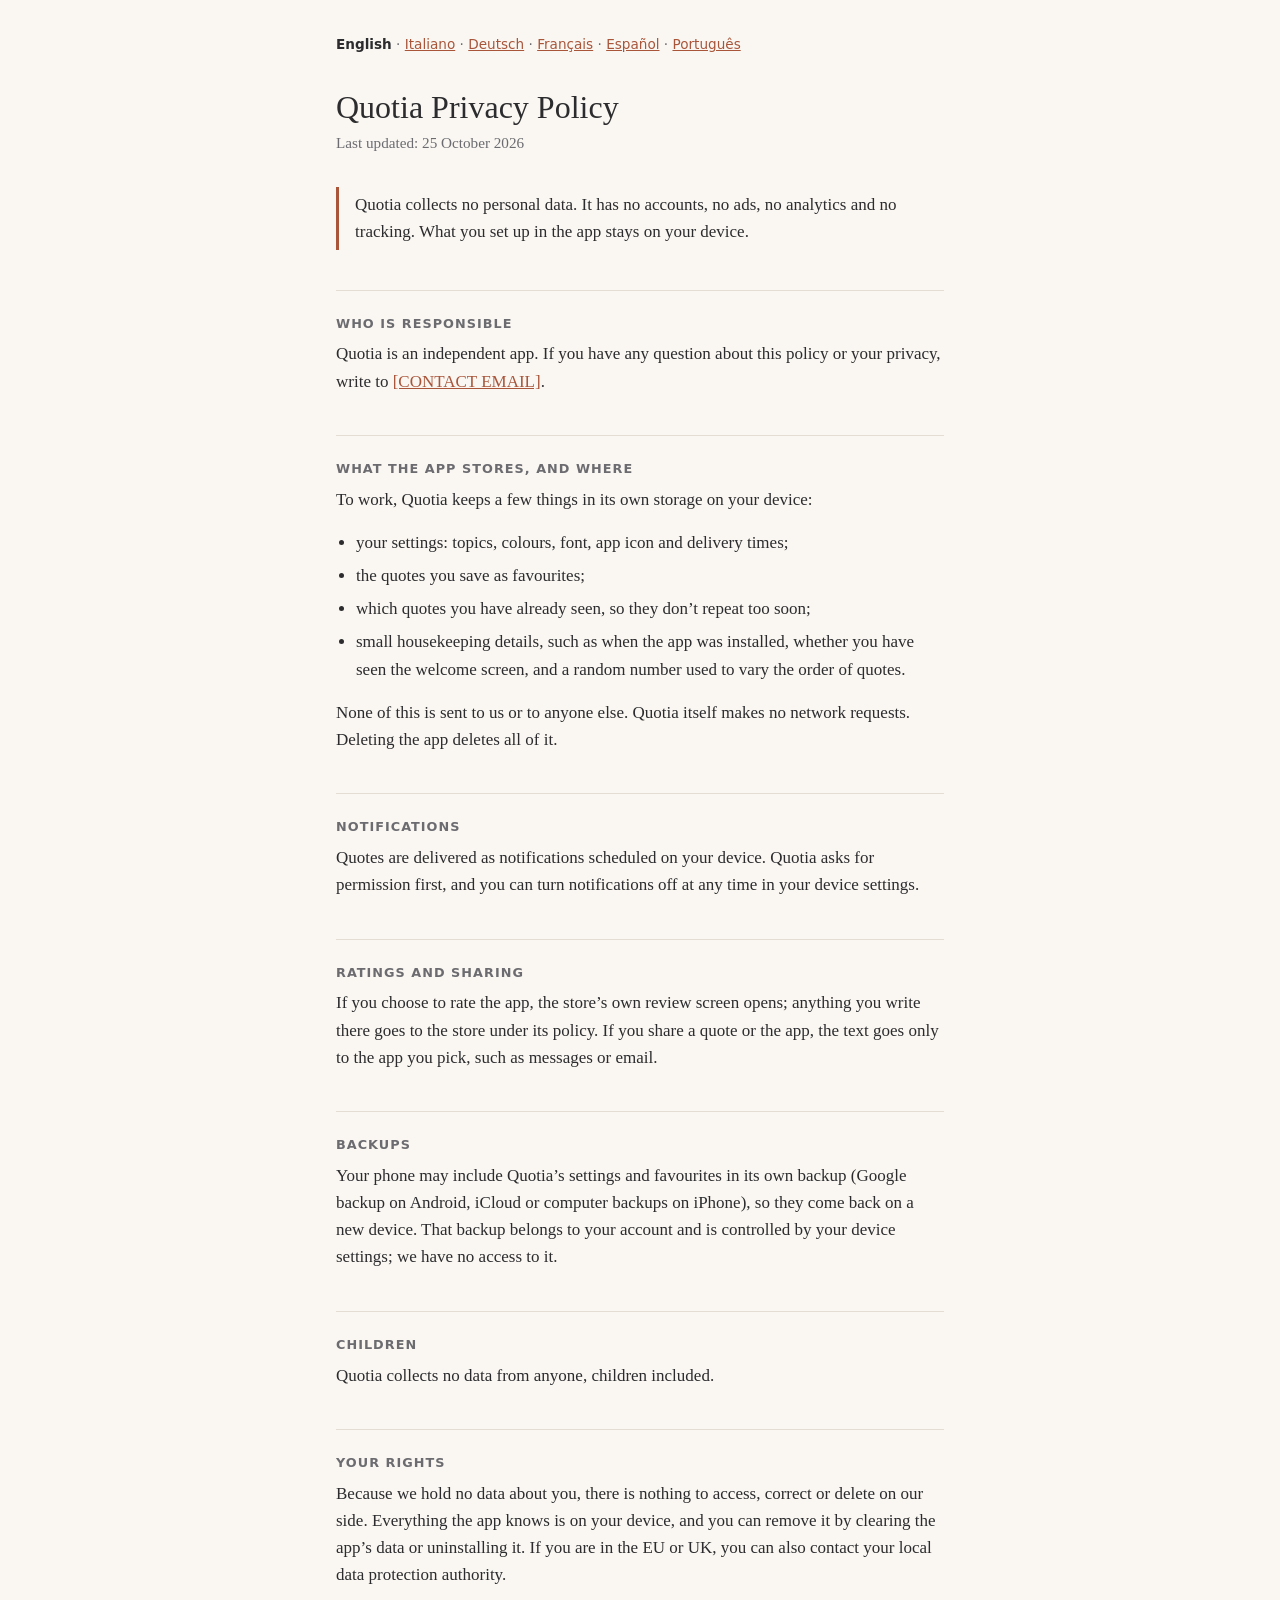
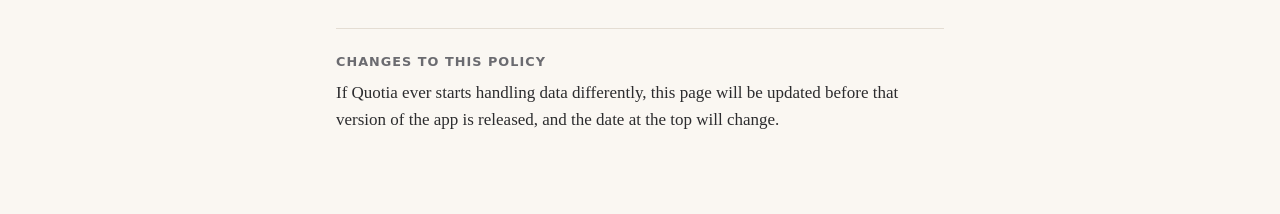
<file: index.html>
<!doctype html>
<html lang="en">
<head>
<meta charset="utf-8">
<meta name="viewport" content="width=device-width, initial-scale=1">
<title>Quotia Privacy Policy</title>
<meta name="description" content="Quotia collects no personal data. Everything stays on your device.">
<link rel="alternate" hreflang="en" href="https://quotia-app.github.io/quotia-privacy/">
<link rel="alternate" hreflang="it" href="https://quotia-app.github.io/quotia-privacy/it/">
<link rel="alternate" hreflang="de" href="https://quotia-app.github.io/quotia-privacy/de/">
<link rel="alternate" hreflang="fr" href="https://quotia-app.github.io/quotia-privacy/fr/">
<link rel="alternate" hreflang="es" href="https://quotia-app.github.io/quotia-privacy/es/">
<link rel="alternate" hreflang="pt" href="https://quotia-app.github.io/quotia-privacy/pt/">
<link rel="alternate" hreflang="x-default" href="https://quotia-app.github.io/quotia-privacy/">
<link rel="stylesheet" href="style.css">
</head>
<body>
<main>
  <nav class="langs"><strong aria-current="page">English</strong> · <a href="it/" hreflang="it" lang="it">Italiano</a> · <a href="de/" hreflang="de" lang="de">Deutsch</a> · <a href="fr/" hreflang="fr" lang="fr">Français</a> · <a href="es/" hreflang="es" lang="es">Español</a> · <a href="pt/" hreflang="pt" lang="pt">Português</a></nav>
  <h1>Quotia Privacy Policy</h1>
  <p class="date">Last updated: 25 October 2026</p>

  <p class="summary">Quotia collects no personal data. It has no accounts, no ads, no analytics and no tracking. What you set up in the app stays on your device.</p>

  <h2>Who is responsible</h2>
  <p>Quotia is an independent app. If you have any question about this policy or your privacy, write to <a href="mailto:[CONTACT EMAIL]">[CONTACT EMAIL]</a>.</p>
  <h2>What the app stores, and where</h2>
  <p>To work, Quotia keeps a few things in its own storage on your device:</p>
  <ul>
    <li>your settings: topics, colours, font, app icon and delivery times;</li>
    <li>the quotes you save as favourites;</li>
    <li>which quotes you have already seen, so they don’t repeat too soon;</li>
    <li>small housekeeping details, such as when the app was installed, whether you have seen the welcome screen, and a random number used to vary the order of quotes.</li>
  </ul>
  <p>None of this is sent to us or to anyone else. Quotia itself makes no network requests. Deleting the app deletes all of it.</p>
  <h2>Notifications</h2>
  <p>Quotes are delivered as notifications scheduled on your device. Quotia asks for permission first, and you can turn notifications off at any time in your device settings.</p>
  <h2>Ratings and sharing</h2>
  <p>If you choose to rate the app, the store’s own review screen opens; anything you write there goes to the store under its policy. If you share a quote or the app, the text goes only to the app you pick, such as messages or email.</p>
  <h2>Backups</h2>
  <p>Your phone may include Quotia’s settings and favourites in its own backup (Google backup on Android, iCloud or computer backups on iPhone), so they come back on a new device. That backup belongs to your account and is controlled by your device settings; we have no access to it.</p>
  <h2>Children</h2>
  <p>Quotia collects no data from anyone, children included.</p>
  <h2>Your rights</h2>
  <p>Because we hold no data about you, there is nothing to access, correct or delete on our side. Everything the app knows is on your device, and you can remove it by clearing the app’s data or uninstalling it. If you are in the EU or UK, you can also contact your local data protection authority.</p>
  <h2>Changes to this policy</h2>
  <p>If Quotia ever starts handling data differently, this page will be updated before that version of the app is released, and the date at the top will change.</p>
</main>
</body>
</html>
</file>
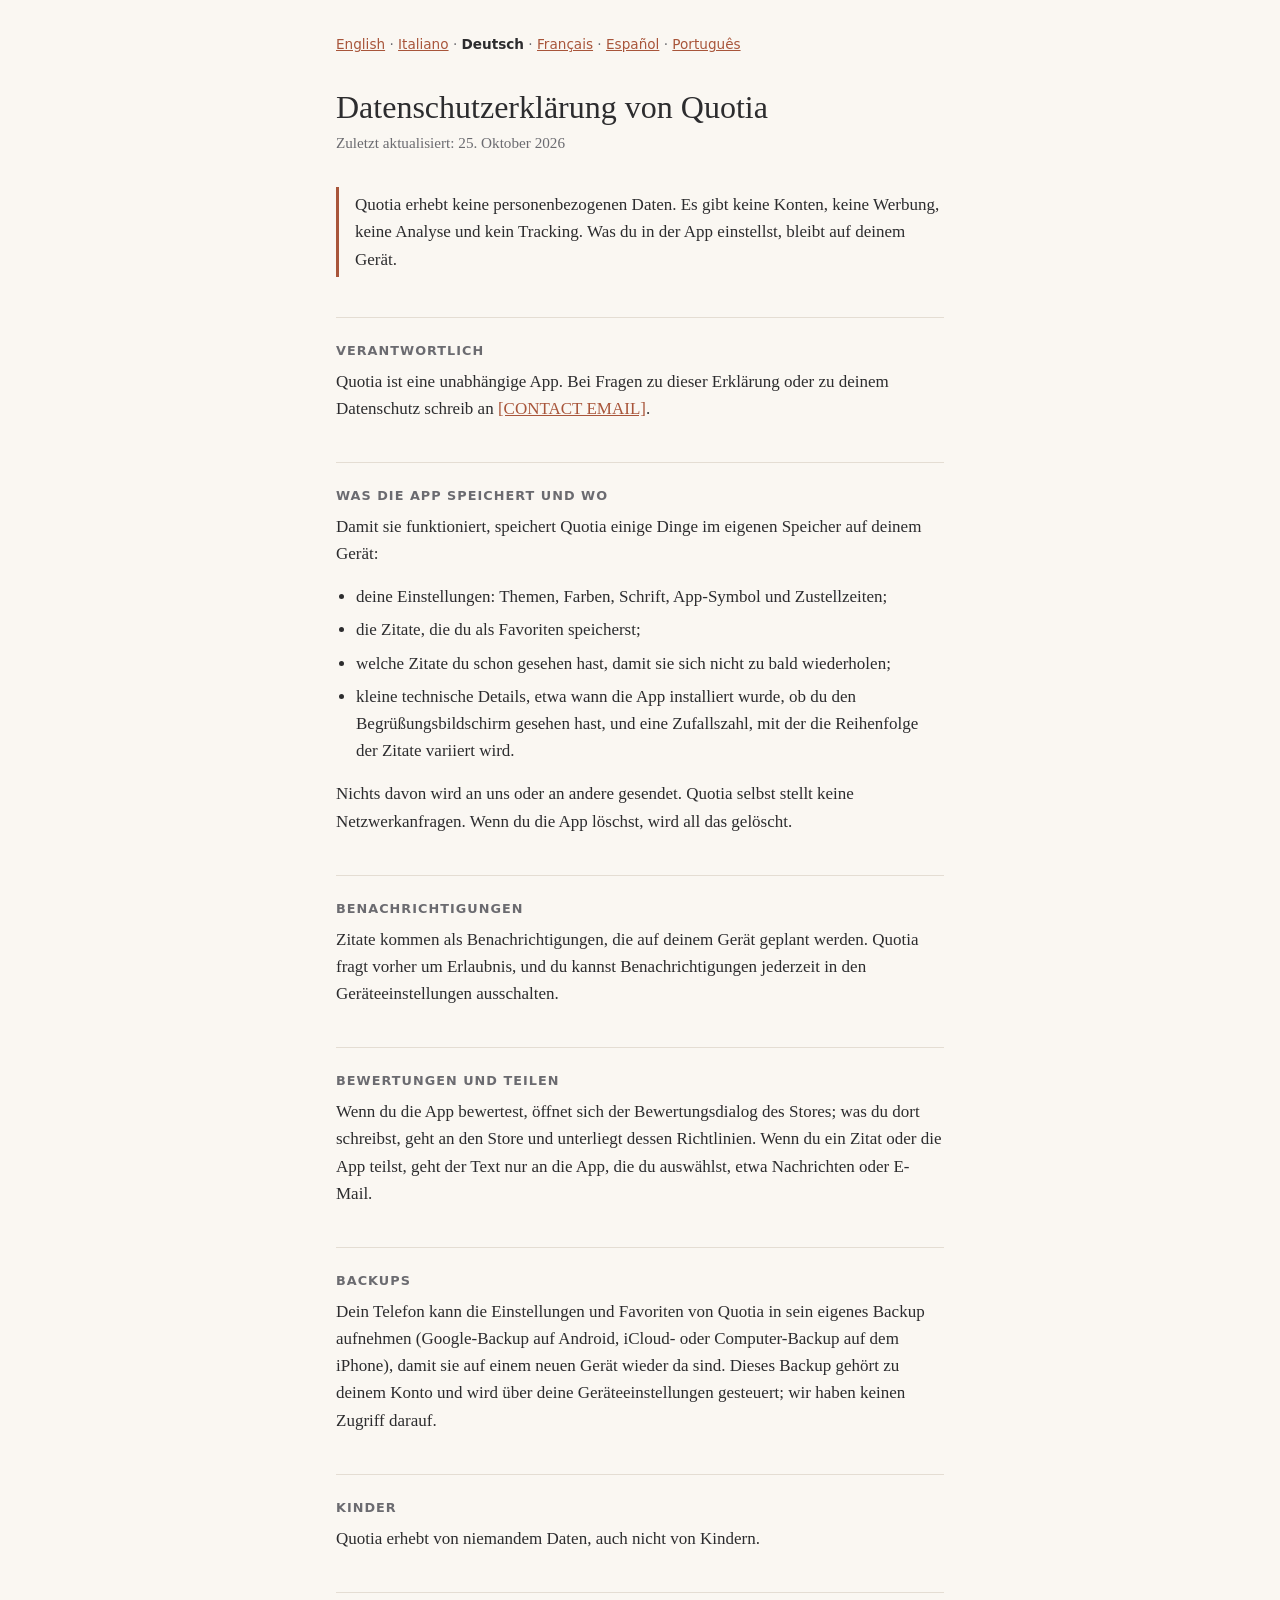
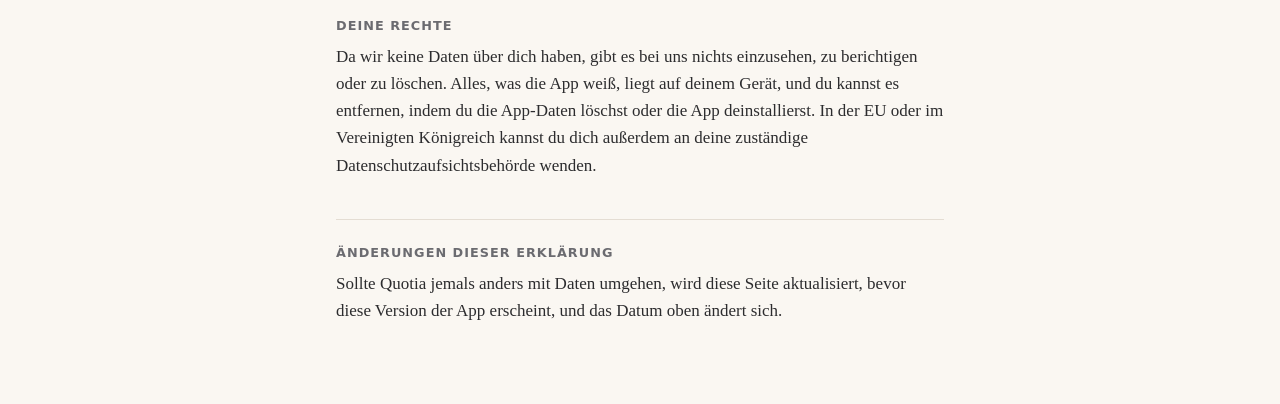
<file: de/index.html>
<!doctype html>
<html lang="de">
<head>
<meta charset="utf-8">
<meta name="viewport" content="width=device-width, initial-scale=1">
<title>Datenschutzerklärung von Quotia</title>
<meta name="description" content="Quotia erhebt keine personenbezogenen Daten. Alles bleibt auf deinem Gerät.">
<link rel="alternate" hreflang="en" href="https://quotia-app.github.io/quotia-privacy/">
<link rel="alternate" hreflang="it" href="https://quotia-app.github.io/quotia-privacy/it/">
<link rel="alternate" hreflang="de" href="https://quotia-app.github.io/quotia-privacy/de/">
<link rel="alternate" hreflang="fr" href="https://quotia-app.github.io/quotia-privacy/fr/">
<link rel="alternate" hreflang="es" href="https://quotia-app.github.io/quotia-privacy/es/">
<link rel="alternate" hreflang="pt" href="https://quotia-app.github.io/quotia-privacy/pt/">
<link rel="alternate" hreflang="x-default" href="https://quotia-app.github.io/quotia-privacy/">
<link rel="stylesheet" href="../style.css">
</head>
<body>
<main>
  <nav class="langs"><a href="../" hreflang="en" lang="en">English</a> · <a href="../it/" hreflang="it" lang="it">Italiano</a> · <strong aria-current="page">Deutsch</strong> · <a href="../fr/" hreflang="fr" lang="fr">Français</a> · <a href="../es/" hreflang="es" lang="es">Español</a> · <a href="../pt/" hreflang="pt" lang="pt">Português</a></nav>
  <h1>Datenschutzerklärung von Quotia</h1>
  <p class="date">Zuletzt aktualisiert: 25. Oktober 2026</p>

  <p class="summary">Quotia erhebt keine personenbezogenen Daten. Es gibt keine Konten, keine Werbung, keine Analyse und kein Tracking. Was du in der App einstellst, bleibt auf deinem Gerät.</p>

  <h2>Verantwortlich</h2>
  <p>Quotia ist eine unabhängige App. Bei Fragen zu dieser Erklärung oder zu deinem Datenschutz schreib an <a href="mailto:[CONTACT EMAIL]">[CONTACT EMAIL]</a>.</p>
  <h2>Was die App speichert und wo</h2>
  <p>Damit sie funktioniert, speichert Quotia einige Dinge im eigenen Speicher auf deinem Gerät:</p>
  <ul>
    <li>deine Einstellungen: Themen, Farben, Schrift, App-Symbol und Zustellzeiten;</li>
    <li>die Zitate, die du als Favoriten speicherst;</li>
    <li>welche Zitate du schon gesehen hast, damit sie sich nicht zu bald wiederholen;</li>
    <li>kleine technische Details, etwa wann die App installiert wurde, ob du den Begrüßungsbildschirm gesehen hast, und eine Zufallszahl, mit der die Reihenfolge der Zitate variiert wird.</li>
  </ul>
  <p>Nichts davon wird an uns oder an andere gesendet. Quotia selbst stellt keine Netzwerkanfragen. Wenn du die App löschst, wird all das gelöscht.</p>
  <h2>Benachrichtigungen</h2>
  <p>Zitate kommen als Benachrichtigungen, die auf deinem Gerät geplant werden. Quotia fragt vorher um Erlaubnis, und du kannst Benachrichtigungen jederzeit in den Geräteeinstellungen ausschalten.</p>
  <h2>Bewertungen und Teilen</h2>
  <p>Wenn du die App bewertest, öffnet sich der Bewertungsdialog des Stores; was du dort schreibst, geht an den Store und unterliegt dessen Richtlinien. Wenn du ein Zitat oder die App teilst, geht der Text nur an die App, die du auswählst, etwa Nachrichten oder E-Mail.</p>
  <h2>Backups</h2>
  <p>Dein Telefon kann die Einstellungen und Favoriten von Quotia in sein eigenes Backup aufnehmen (Google-Backup auf Android, iCloud- oder Computer-Backup auf dem iPhone), damit sie auf einem neuen Gerät wieder da sind. Dieses Backup gehört zu deinem Konto und wird über deine Geräteeinstellungen gesteuert; wir haben keinen Zugriff darauf.</p>
  <h2>Kinder</h2>
  <p>Quotia erhebt von niemandem Daten, auch nicht von Kindern.</p>
  <h2>Deine Rechte</h2>
  <p>Da wir keine Daten über dich haben, gibt es bei uns nichts einzusehen, zu berichtigen oder zu löschen. Alles, was die App weiß, liegt auf deinem Gerät, und du kannst es entfernen, indem du die App-Daten löschst oder die App deinstallierst. In der EU oder im Vereinigten Königreich kannst du dich außerdem an deine zuständige Datenschutzaufsichtsbehörde wenden.</p>
  <h2>Änderungen dieser Erklärung</h2>
  <p>Sollte Quotia jemals anders mit Daten umgehen, wird diese Seite aktualisiert, bevor diese Version der App erscheint, und das Datum oben ändert sich.</p>
</main>
</body>
</html>
</file>
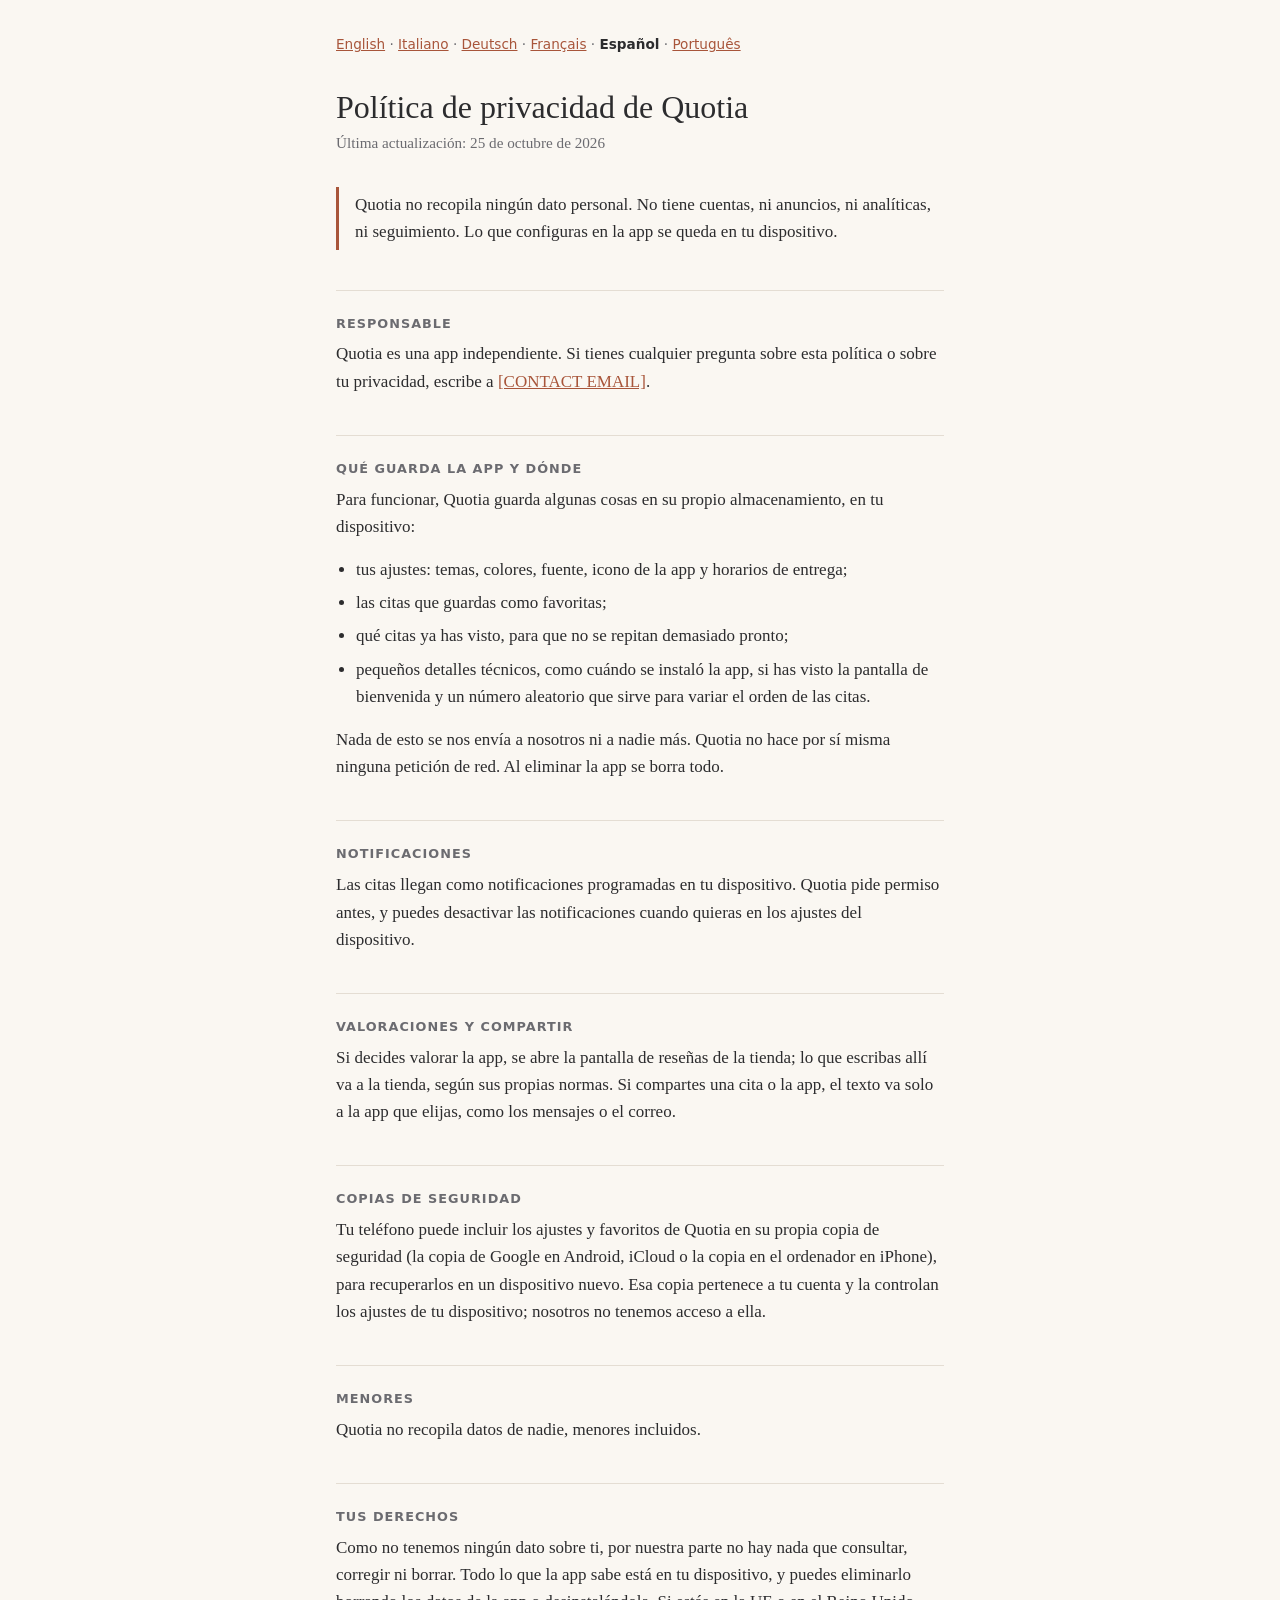
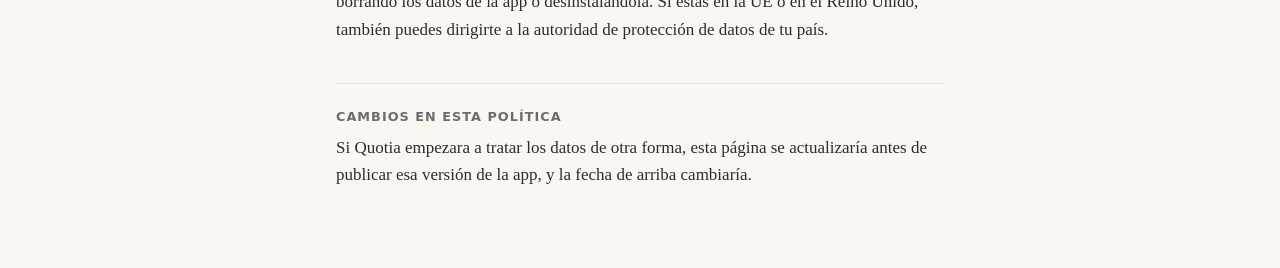
<file: es/index.html>
<!doctype html>
<html lang="es">
<head>
<meta charset="utf-8">
<meta name="viewport" content="width=device-width, initial-scale=1">
<title>Política de privacidad de Quotia</title>
<meta name="description" content="Quotia no recopila ningún dato personal. Todo se queda en tu dispositivo.">
<link rel="alternate" hreflang="en" href="https://quotia-app.github.io/quotia-privacy/">
<link rel="alternate" hreflang="it" href="https://quotia-app.github.io/quotia-privacy/it/">
<link rel="alternate" hreflang="de" href="https://quotia-app.github.io/quotia-privacy/de/">
<link rel="alternate" hreflang="fr" href="https://quotia-app.github.io/quotia-privacy/fr/">
<link rel="alternate" hreflang="es" href="https://quotia-app.github.io/quotia-privacy/es/">
<link rel="alternate" hreflang="pt" href="https://quotia-app.github.io/quotia-privacy/pt/">
<link rel="alternate" hreflang="x-default" href="https://quotia-app.github.io/quotia-privacy/">
<link rel="stylesheet" href="../style.css">
</head>
<body>
<main>
  <nav class="langs"><a href="../" hreflang="en" lang="en">English</a> · <a href="../it/" hreflang="it" lang="it">Italiano</a> · <a href="../de/" hreflang="de" lang="de">Deutsch</a> · <a href="../fr/" hreflang="fr" lang="fr">Français</a> · <strong aria-current="page">Español</strong> · <a href="../pt/" hreflang="pt" lang="pt">Português</a></nav>
  <h1>Política de privacidad de Quotia</h1>
  <p class="date">Última actualización: 25 de octubre de 2026</p>

  <p class="summary">Quotia no recopila ningún dato personal. No tiene cuentas, ni anuncios, ni analíticas, ni seguimiento. Lo que configuras en la app se queda en tu dispositivo.</p>

  <h2>Responsable</h2>
  <p>Quotia es una app independiente. Si tienes cualquier pregunta sobre esta política o sobre tu privacidad, escribe a <a href="mailto:[CONTACT EMAIL]">[CONTACT EMAIL]</a>.</p>
  <h2>Qué guarda la app y dónde</h2>
  <p>Para funcionar, Quotia guarda algunas cosas en su propio almacenamiento, en tu dispositivo:</p>
  <ul>
    <li>tus ajustes: temas, colores, fuente, icono de la app y horarios de entrega;</li>
    <li>las citas que guardas como favoritas;</li>
    <li>qué citas ya has visto, para que no se repitan demasiado pronto;</li>
    <li>pequeños detalles técnicos, como cuándo se instaló la app, si has visto la pantalla de bienvenida y un número aleatorio que sirve para variar el orden de las citas.</li>
  </ul>
  <p>Nada de esto se nos envía a nosotros ni a nadie más. Quotia no hace por sí misma ninguna petición de red. Al eliminar la app se borra todo.</p>
  <h2>Notificaciones</h2>
  <p>Las citas llegan como notificaciones programadas en tu dispositivo. Quotia pide permiso antes, y puedes desactivar las notificaciones cuando quieras en los ajustes del dispositivo.</p>
  <h2>Valoraciones y compartir</h2>
  <p>Si decides valorar la app, se abre la pantalla de reseñas de la tienda; lo que escribas allí va a la tienda, según sus propias normas. Si compartes una cita o la app, el texto va solo a la app que elijas, como los mensajes o el correo.</p>
  <h2>Copias de seguridad</h2>
  <p>Tu teléfono puede incluir los ajustes y favoritos de Quotia en su propia copia de seguridad (la copia de Google en Android, iCloud o la copia en el ordenador en iPhone), para recuperarlos en un dispositivo nuevo. Esa copia pertenece a tu cuenta y la controlan los ajustes de tu dispositivo; nosotros no tenemos acceso a ella.</p>
  <h2>Menores</h2>
  <p>Quotia no recopila datos de nadie, menores incluidos.</p>
  <h2>Tus derechos</h2>
  <p>Como no tenemos ningún dato sobre ti, por nuestra parte no hay nada que consultar, corregir ni borrar. Todo lo que la app sabe está en tu dispositivo, y puedes eliminarlo borrando los datos de la app o desinstalándola. Si estás en la UE o en el Reino Unido, también puedes dirigirte a la autoridad de protección de datos de tu país.</p>
  <h2>Cambios en esta política</h2>
  <p>Si Quotia empezara a tratar los datos de otra forma, esta página se actualizaría antes de publicar esa versión de la app, y la fecha de arriba cambiaría.</p>
</main>
</body>
</html>
</file>
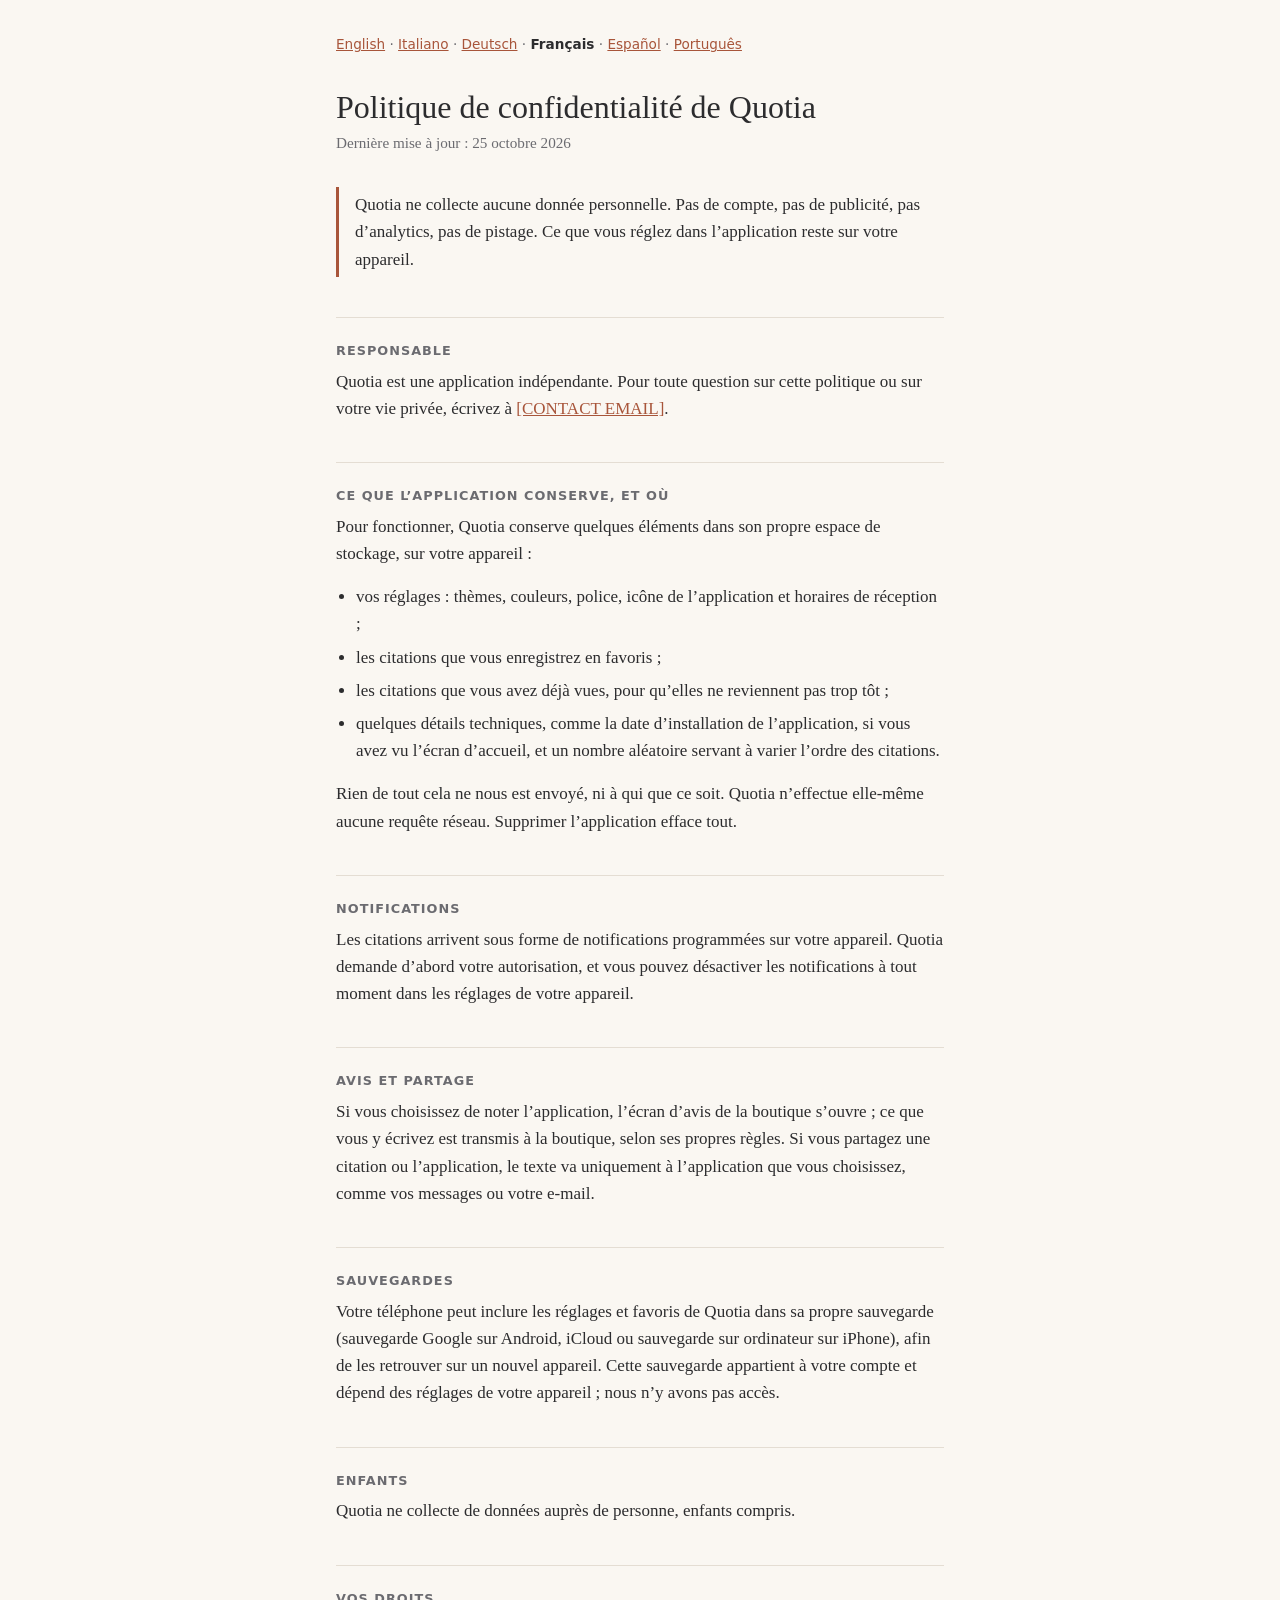
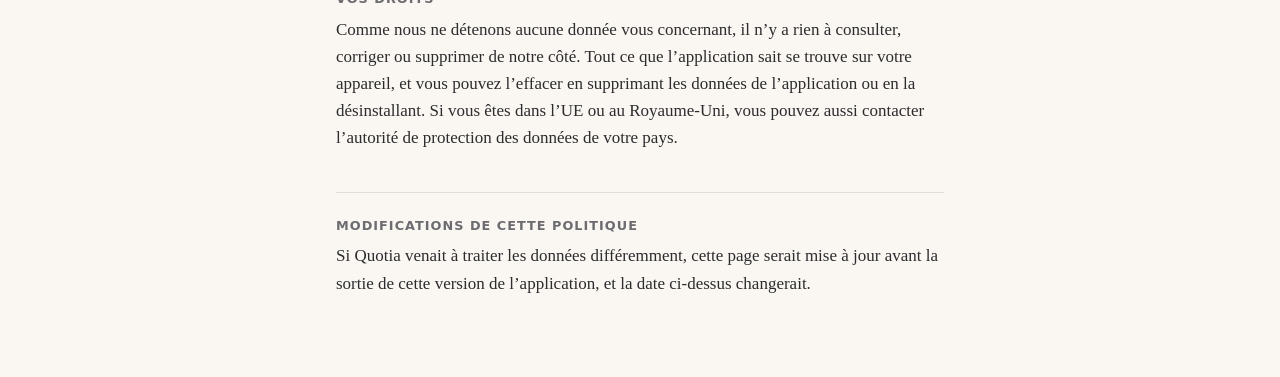
<file: fr/index.html>
<!doctype html>
<html lang="fr">
<head>
<meta charset="utf-8">
<meta name="viewport" content="width=device-width, initial-scale=1">
<title>Politique de confidentialité de Quotia</title>
<meta name="description" content="Quotia ne collecte aucune donnée personnelle. Tout reste sur votre appareil.">
<link rel="alternate" hreflang="en" href="https://quotia-app.github.io/quotia-privacy/">
<link rel="alternate" hreflang="it" href="https://quotia-app.github.io/quotia-privacy/it/">
<link rel="alternate" hreflang="de" href="https://quotia-app.github.io/quotia-privacy/de/">
<link rel="alternate" hreflang="fr" href="https://quotia-app.github.io/quotia-privacy/fr/">
<link rel="alternate" hreflang="es" href="https://quotia-app.github.io/quotia-privacy/es/">
<link rel="alternate" hreflang="pt" href="https://quotia-app.github.io/quotia-privacy/pt/">
<link rel="alternate" hreflang="x-default" href="https://quotia-app.github.io/quotia-privacy/">
<link rel="stylesheet" href="../style.css">
</head>
<body>
<main>
  <nav class="langs"><a href="../" hreflang="en" lang="en">English</a> · <a href="../it/" hreflang="it" lang="it">Italiano</a> · <a href="../de/" hreflang="de" lang="de">Deutsch</a> · <strong aria-current="page">Français</strong> · <a href="../es/" hreflang="es" lang="es">Español</a> · <a href="../pt/" hreflang="pt" lang="pt">Português</a></nav>
  <h1>Politique de confidentialité de Quotia</h1>
  <p class="date">Dernière mise à jour : 25 octobre 2026</p>

  <p class="summary">Quotia ne collecte aucune donnée personnelle. Pas de compte, pas de publicité, pas d’analytics, pas de pistage. Ce que vous réglez dans l’application reste sur votre appareil.</p>

  <h2>Responsable</h2>
  <p>Quotia est une application indépendante. Pour toute question sur cette politique ou sur votre vie privée, écrivez à <a href="mailto:[CONTACT EMAIL]">[CONTACT EMAIL]</a>.</p>
  <h2>Ce que l’application conserve, et où</h2>
  <p>Pour fonctionner, Quotia conserve quelques éléments dans son propre espace de stockage, sur votre appareil :</p>
  <ul>
    <li>vos réglages : thèmes, couleurs, police, icône de l’application et horaires de réception ;</li>
    <li>les citations que vous enregistrez en favoris ;</li>
    <li>les citations que vous avez déjà vues, pour qu’elles ne reviennent pas trop tôt ;</li>
    <li>quelques détails techniques, comme la date d’installation de l’application, si vous avez vu l’écran d’accueil, et un nombre aléatoire servant à varier l’ordre des citations.</li>
  </ul>
  <p>Rien de tout cela ne nous est envoyé, ni à qui que ce soit. Quotia n’effectue elle-même aucune requête réseau. Supprimer l’application efface tout.</p>
  <h2>Notifications</h2>
  <p>Les citations arrivent sous forme de notifications programmées sur votre appareil. Quotia demande d’abord votre autorisation, et vous pouvez désactiver les notifications à tout moment dans les réglages de votre appareil.</p>
  <h2>Avis et partage</h2>
  <p>Si vous choisissez de noter l’application, l’écran d’avis de la boutique s’ouvre ; ce que vous y écrivez est transmis à la boutique, selon ses propres règles. Si vous partagez une citation ou l’application, le texte va uniquement à l’application que vous choisissez, comme vos messages ou votre e-mail.</p>
  <h2>Sauvegardes</h2>
  <p>Votre téléphone peut inclure les réglages et favoris de Quotia dans sa propre sauvegarde (sauvegarde Google sur Android, iCloud ou sauvegarde sur ordinateur sur iPhone), afin de les retrouver sur un nouvel appareil. Cette sauvegarde appartient à votre compte et dépend des réglages de votre appareil ; nous n’y avons pas accès.</p>
  <h2>Enfants</h2>
  <p>Quotia ne collecte de données auprès de personne, enfants compris.</p>
  <h2>Vos droits</h2>
  <p>Comme nous ne détenons aucune donnée vous concernant, il n’y a rien à consulter, corriger ou supprimer de notre côté. Tout ce que l’application sait se trouve sur votre appareil, et vous pouvez l’effacer en supprimant les données de l’application ou en la désinstallant. Si vous êtes dans l’UE ou au Royaume-Uni, vous pouvez aussi contacter l’autorité de protection des données de votre pays.</p>
  <h2>Modifications de cette politique</h2>
  <p>Si Quotia venait à traiter les données différemment, cette page serait mise à jour avant la sortie de cette version de l’application, et la date ci-dessus changerait.</p>
</main>
</body>
</html>
</file>
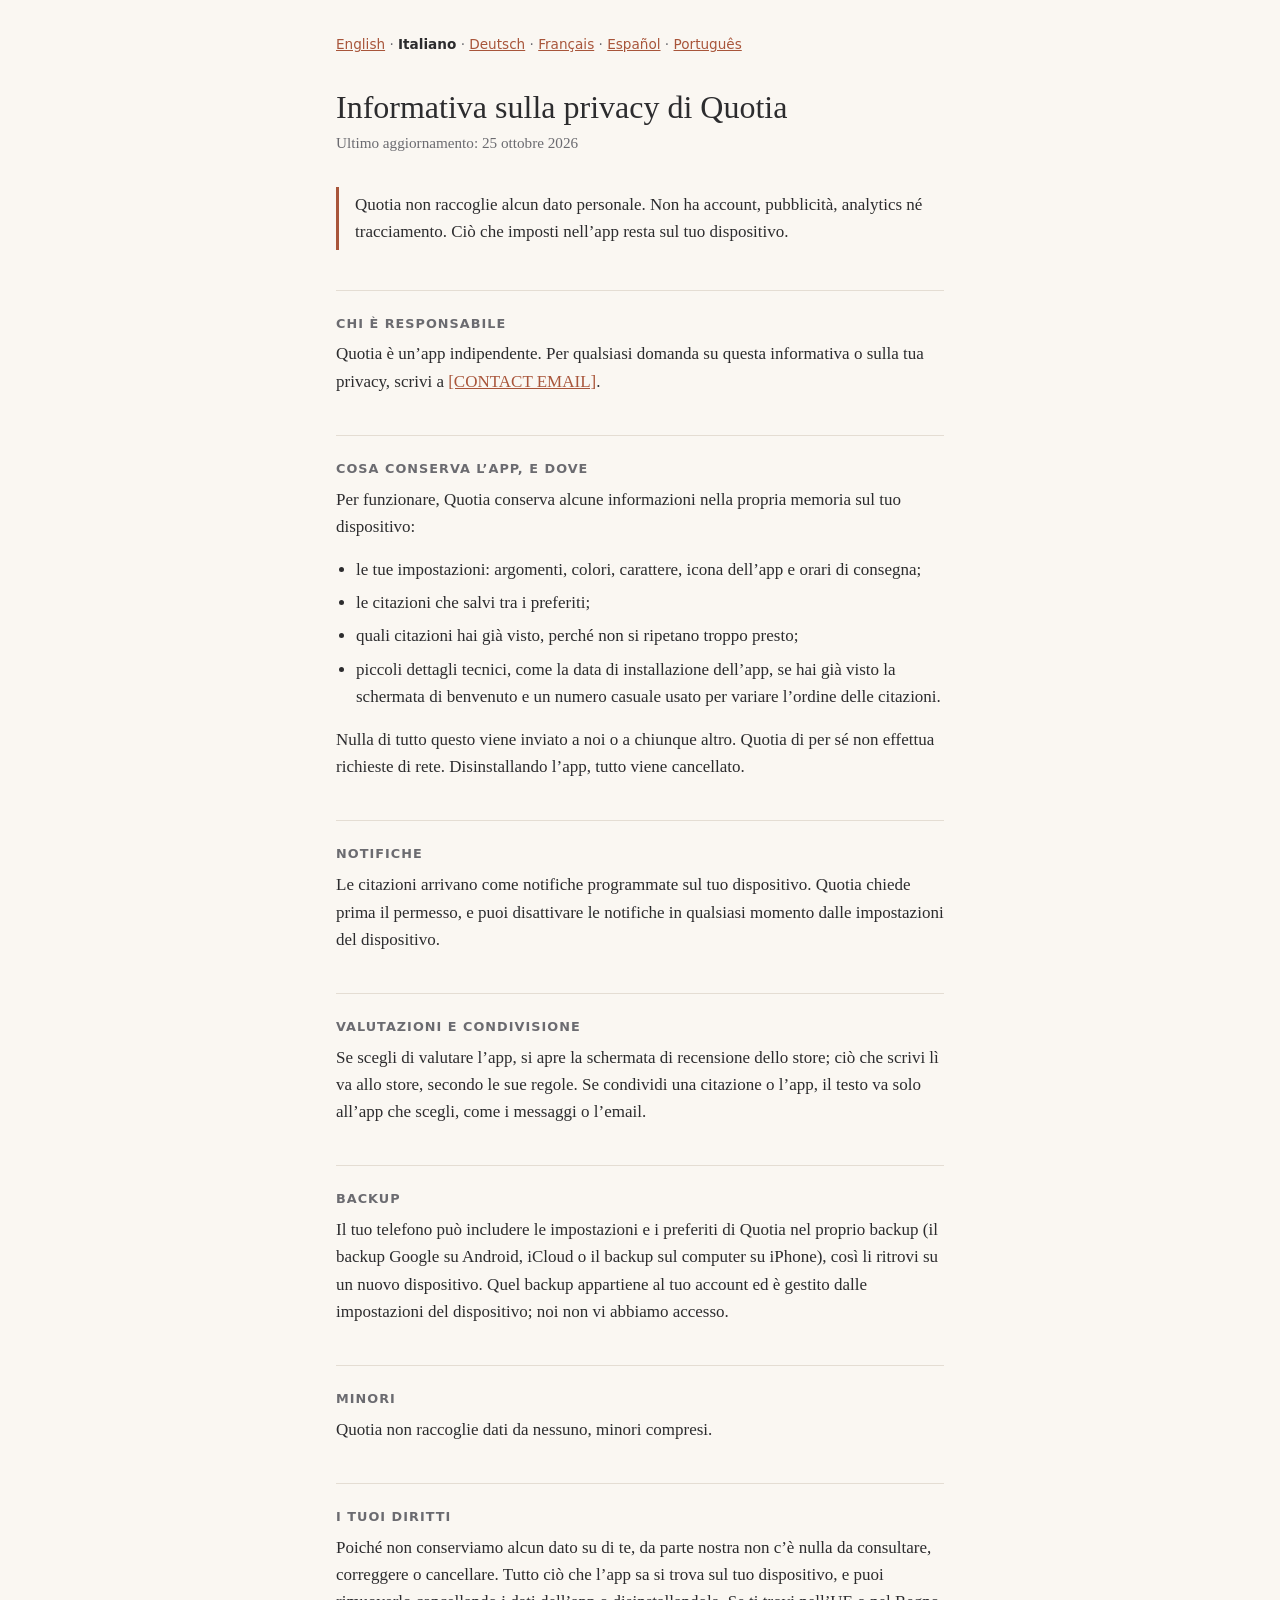
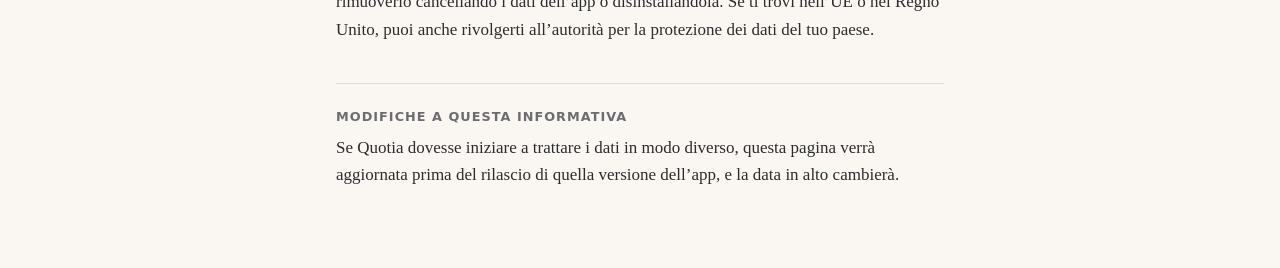
<file: it/index.html>
<!doctype html>
<html lang="it">
<head>
<meta charset="utf-8">
<meta name="viewport" content="width=device-width, initial-scale=1">
<title>Informativa sulla privacy di Quotia</title>
<meta name="description" content="Quotia non raccoglie alcun dato personale. Tutto resta sul tuo dispositivo.">
<link rel="alternate" hreflang="en" href="https://quotia-app.github.io/quotia-privacy/">
<link rel="alternate" hreflang="it" href="https://quotia-app.github.io/quotia-privacy/it/">
<link rel="alternate" hreflang="de" href="https://quotia-app.github.io/quotia-privacy/de/">
<link rel="alternate" hreflang="fr" href="https://quotia-app.github.io/quotia-privacy/fr/">
<link rel="alternate" hreflang="es" href="https://quotia-app.github.io/quotia-privacy/es/">
<link rel="alternate" hreflang="pt" href="https://quotia-app.github.io/quotia-privacy/pt/">
<link rel="alternate" hreflang="x-default" href="https://quotia-app.github.io/quotia-privacy/">
<link rel="stylesheet" href="../style.css">
</head>
<body>
<main>
  <nav class="langs"><a href="../" hreflang="en" lang="en">English</a> · <strong aria-current="page">Italiano</strong> · <a href="../de/" hreflang="de" lang="de">Deutsch</a> · <a href="../fr/" hreflang="fr" lang="fr">Français</a> · <a href="../es/" hreflang="es" lang="es">Español</a> · <a href="../pt/" hreflang="pt" lang="pt">Português</a></nav>
  <h1>Informativa sulla privacy di Quotia</h1>
  <p class="date">Ultimo aggiornamento: 25 ottobre 2026</p>

  <p class="summary">Quotia non raccoglie alcun dato personale. Non ha account, pubblicità, analytics né tracciamento. Ciò che imposti nell’app resta sul tuo dispositivo.</p>

  <h2>Chi è responsabile</h2>
  <p>Quotia è un’app indipendente. Per qualsiasi domanda su questa informativa o sulla tua privacy, scrivi a <a href="mailto:[CONTACT EMAIL]">[CONTACT EMAIL]</a>.</p>
  <h2>Cosa conserva l’app, e dove</h2>
  <p>Per funzionare, Quotia conserva alcune informazioni nella propria memoria sul tuo dispositivo:</p>
  <ul>
    <li>le tue impostazioni: argomenti, colori, carattere, icona dell’app e orari di consegna;</li>
    <li>le citazioni che salvi tra i preferiti;</li>
    <li>quali citazioni hai già visto, perché non si ripetano troppo presto;</li>
    <li>piccoli dettagli tecnici, come la data di installazione dell’app, se hai già visto la schermata di benvenuto e un numero casuale usato per variare l’ordine delle citazioni.</li>
  </ul>
  <p>Nulla di tutto questo viene inviato a noi o a chiunque altro. Quotia di per sé non effettua richieste di rete. Disinstallando l’app, tutto viene cancellato.</p>
  <h2>Notifiche</h2>
  <p>Le citazioni arrivano come notifiche programmate sul tuo dispositivo. Quotia chiede prima il permesso, e puoi disattivare le notifiche in qualsiasi momento dalle impostazioni del dispositivo.</p>
  <h2>Valutazioni e condivisione</h2>
  <p>Se scegli di valutare l’app, si apre la schermata di recensione dello store; ciò che scrivi lì va allo store, secondo le sue regole. Se condividi una citazione o l’app, il testo va solo all’app che scegli, come i messaggi o l’email.</p>
  <h2>Backup</h2>
  <p>Il tuo telefono può includere le impostazioni e i preferiti di Quotia nel proprio backup (il backup Google su Android, iCloud o il backup sul computer su iPhone), così li ritrovi su un nuovo dispositivo. Quel backup appartiene al tuo account ed è gestito dalle impostazioni del dispositivo; noi non vi abbiamo accesso.</p>
  <h2>Minori</h2>
  <p>Quotia non raccoglie dati da nessuno, minori compresi.</p>
  <h2>I tuoi diritti</h2>
  <p>Poiché non conserviamo alcun dato su di te, da parte nostra non c’è nulla da consultare, correggere o cancellare. Tutto ciò che l’app sa si trova sul tuo dispositivo, e puoi rimuoverlo cancellando i dati dell’app o disinstallandola. Se ti trovi nell’UE o nel Regno Unito, puoi anche rivolgerti all’autorità per la protezione dei dati del tuo paese.</p>
  <h2>Modifiche a questa informativa</h2>
  <p>Se Quotia dovesse iniziare a trattare i dati in modo diverso, questa pagina verrà aggiornata prima del rilascio di quella versione dell’app, e la data in alto cambierà.</p>
</main>
</body>
</html>
</file>
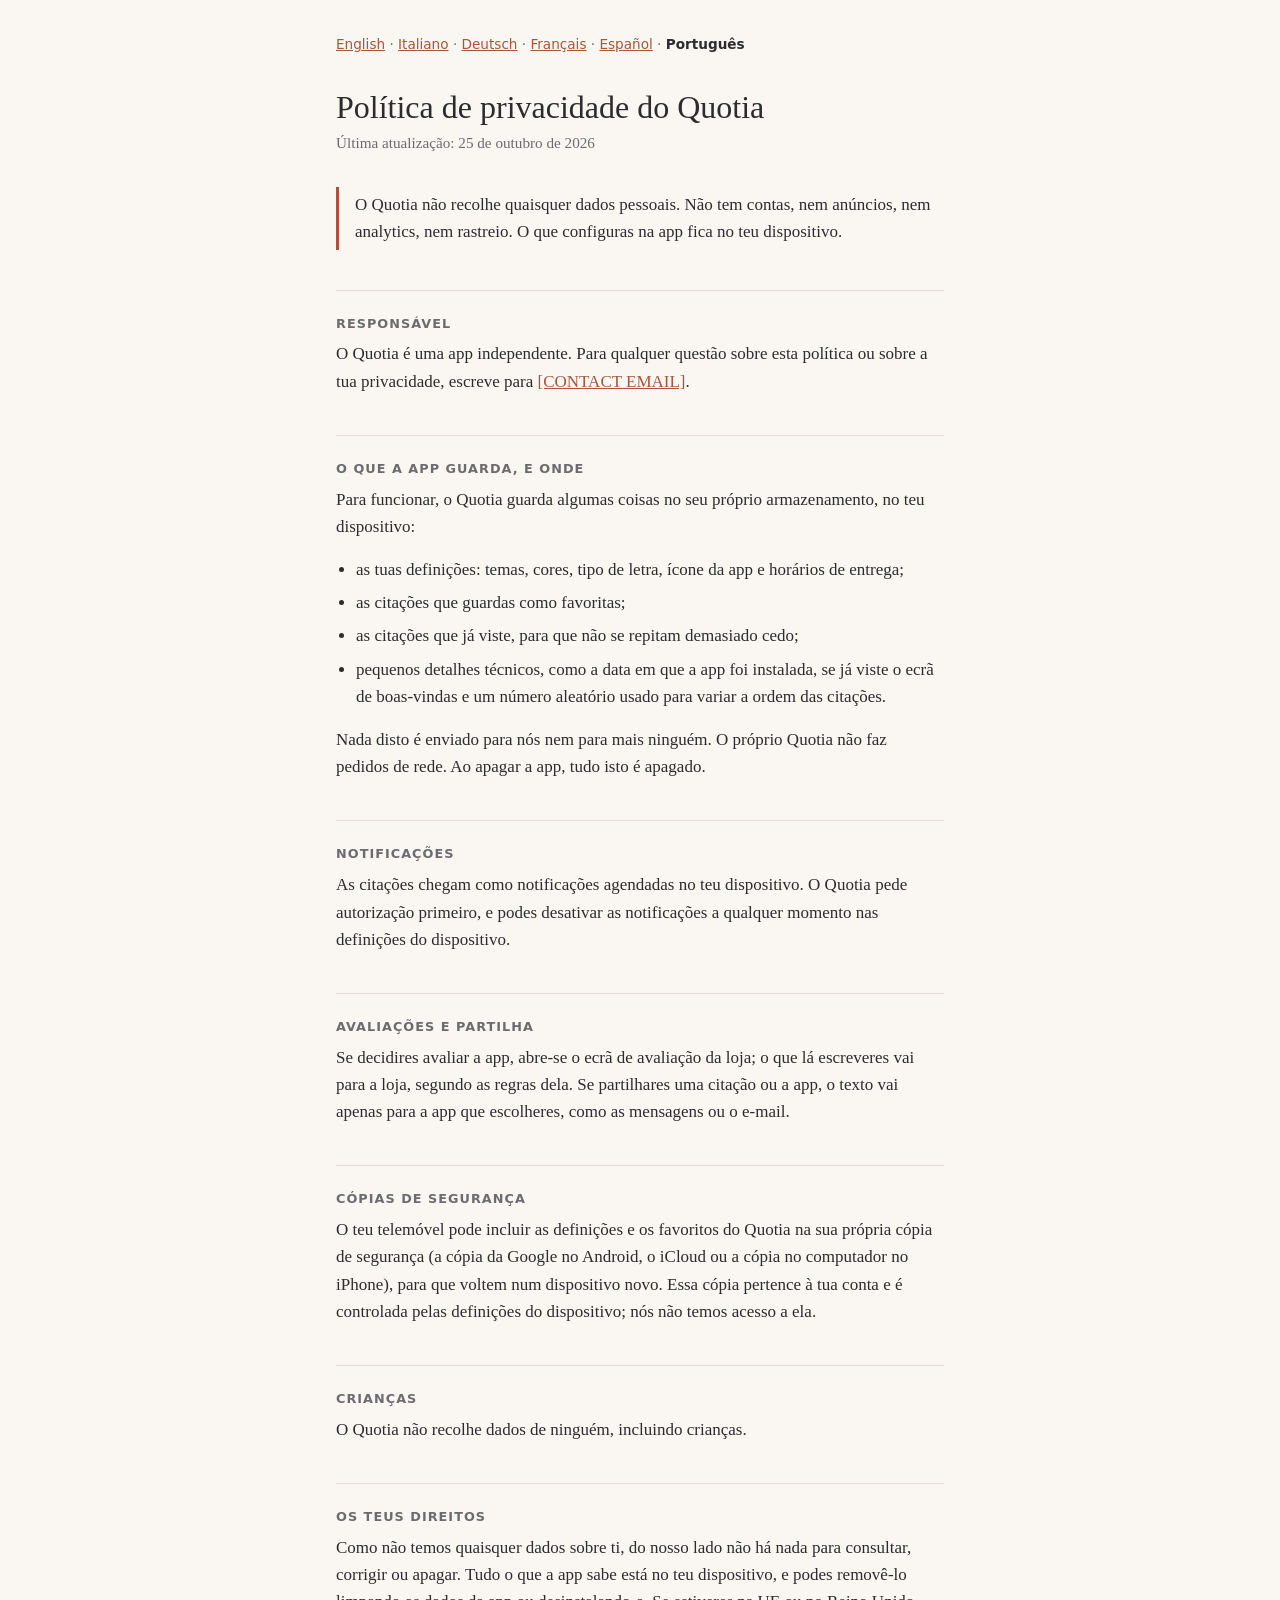
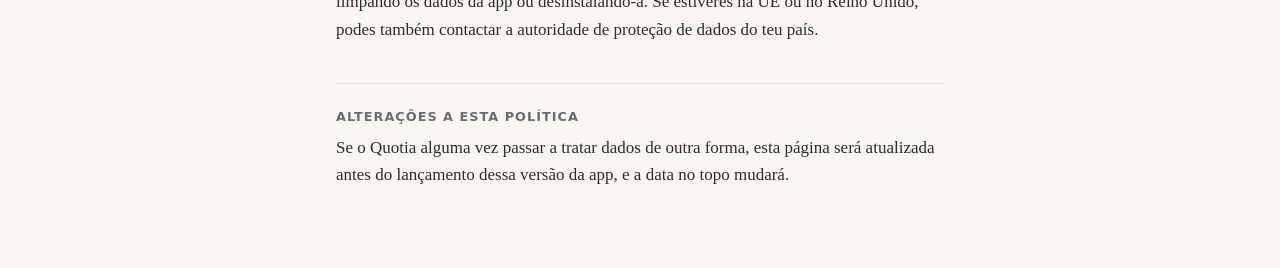
<file: pt/index.html>
<!doctype html>
<html lang="pt">
<head>
<meta charset="utf-8">
<meta name="viewport" content="width=device-width, initial-scale=1">
<title>Política de privacidade do Quotia</title>
<meta name="description" content="O Quotia não recolhe quaisquer dados pessoais. Tudo fica no teu dispositivo.">
<link rel="alternate" hreflang="en" href="https://quotia-app.github.io/quotia-privacy/">
<link rel="alternate" hreflang="it" href="https://quotia-app.github.io/quotia-privacy/it/">
<link rel="alternate" hreflang="de" href="https://quotia-app.github.io/quotia-privacy/de/">
<link rel="alternate" hreflang="fr" href="https://quotia-app.github.io/quotia-privacy/fr/">
<link rel="alternate" hreflang="es" href="https://quotia-app.github.io/quotia-privacy/es/">
<link rel="alternate" hreflang="pt" href="https://quotia-app.github.io/quotia-privacy/pt/">
<link rel="alternate" hreflang="x-default" href="https://quotia-app.github.io/quotia-privacy/">
<link rel="stylesheet" href="../style.css">
</head>
<body>
<main>
  <nav class="langs"><a href="../" hreflang="en" lang="en">English</a> · <a href="../it/" hreflang="it" lang="it">Italiano</a> · <a href="../de/" hreflang="de" lang="de">Deutsch</a> · <a href="../fr/" hreflang="fr" lang="fr">Français</a> · <a href="../es/" hreflang="es" lang="es">Español</a> · <strong aria-current="page">Português</strong></nav>
  <h1>Política de privacidade do Quotia</h1>
  <p class="date">Última atualização: 25 de outubro de 2026</p>

  <p class="summary">O Quotia não recolhe quaisquer dados pessoais. Não tem contas, nem anúncios, nem analytics, nem rastreio. O que configuras na app fica no teu dispositivo.</p>

  <h2>Responsável</h2>
  <p>O Quotia é uma app independente. Para qualquer questão sobre esta política ou sobre a tua privacidade, escreve para <a href="mailto:[CONTACT EMAIL]">[CONTACT EMAIL]</a>.</p>
  <h2>O que a app guarda, e onde</h2>
  <p>Para funcionar, o Quotia guarda algumas coisas no seu próprio armazenamento, no teu dispositivo:</p>
  <ul>
    <li>as tuas definições: temas, cores, tipo de letra, ícone da app e horários de entrega;</li>
    <li>as citações que guardas como favoritas;</li>
    <li>as citações que já viste, para que não se repitam demasiado cedo;</li>
    <li>pequenos detalhes técnicos, como a data em que a app foi instalada, se já viste o ecrã de boas-vindas e um número aleatório usado para variar a ordem das citações.</li>
  </ul>
  <p>Nada disto é enviado para nós nem para mais ninguém. O próprio Quotia não faz pedidos de rede. Ao apagar a app, tudo isto é apagado.</p>
  <h2>Notificações</h2>
  <p>As citações chegam como notificações agendadas no teu dispositivo. O Quotia pede autorização primeiro, e podes desativar as notificações a qualquer momento nas definições do dispositivo.</p>
  <h2>Avaliações e partilha</h2>
  <p>Se decidires avaliar a app, abre-se o ecrã de avaliação da loja; o que lá escreveres vai para a loja, segundo as regras dela. Se partilhares uma citação ou a app, o texto vai apenas para a app que escolheres, como as mensagens ou o e-mail.</p>
  <h2>Cópias de segurança</h2>
  <p>O teu telemóvel pode incluir as definições e os favoritos do Quotia na sua própria cópia de segurança (a cópia da Google no Android, o iCloud ou a cópia no computador no iPhone), para que voltem num dispositivo novo. Essa cópia pertence à tua conta e é controlada pelas definições do dispositivo; nós não temos acesso a ela.</p>
  <h2>Crianças</h2>
  <p>O Quotia não recolhe dados de ninguém, incluindo crianças.</p>
  <h2>Os teus direitos</h2>
  <p>Como não temos quaisquer dados sobre ti, do nosso lado não há nada para consultar, corrigir ou apagar. Tudo o que a app sabe está no teu dispositivo, e podes removê-lo limpando os dados da app ou desinstalando-a. Se estiveres na UE ou no Reino Unido, podes também contactar a autoridade de proteção de dados do teu país.</p>
  <h2>Alterações a esta política</h2>
  <p>Se o Quotia alguma vez passar a tratar dados de outra forma, esta página será atualizada antes do lançamento dessa versão da app, e a data no topo mudará.</p>
</main>
</body>
</html>
</file>
<file: style.css>
:root {
  --bg: #faf7f2;
  --text: #2c2c2e;
  --muted: #6b6b70;
  --accent: #a8553a;
  --rule: #e4ddd3;
}
@media (prefers-color-scheme: dark) {
  :root {
    --bg: #1c1c1e;
    --text: #ecebe8;
    --muted: #a3a3a8;
    --accent: #dab2a4;
    --rule: #3a3a3c;
  }
}
* { box-sizing: border-box; }
body {
  margin: 0;
  background: var(--bg);
  color: var(--text);
  font: 17px/1.6 Georgia, "Times New Roman", serif;
}
main { max-width: 640px; margin: 0 auto; padding: 32px 16px 64px; }
.langs {
  font: 0.85rem/1.8 system-ui, -apple-system, "Segoe UI", sans-serif;
  color: var(--muted);
  margin: 0 0 32px;
}
.langs strong { color: var(--text); font-weight: 600; }
h1 { font-size: 2rem; line-height: 1.2; margin: 0 0 4px; font-weight: 400; }
.date { color: var(--muted); margin: 0 0 32px; font-size: 0.95rem; }
.summary {
  border-left: 3px solid var(--accent);
  padding: 4px 0 4px 16px;
  margin: 0 0 32px;
}
h2 {
  font: 600 0.8rem/1.4 system-ui, -apple-system, "Segoe UI", sans-serif;
  letter-spacing: 0.08em;
  text-transform: uppercase;
  color: var(--muted);
  margin: 40px 0 8px;
  padding-top: 24px;
  border-top: 1px solid var(--rule);
}
p, ul { margin: 0 0 16px; }
ul { padding-left: 20px; }
li { margin-bottom: 6px; }
a { color: var(--accent); }
</file>
